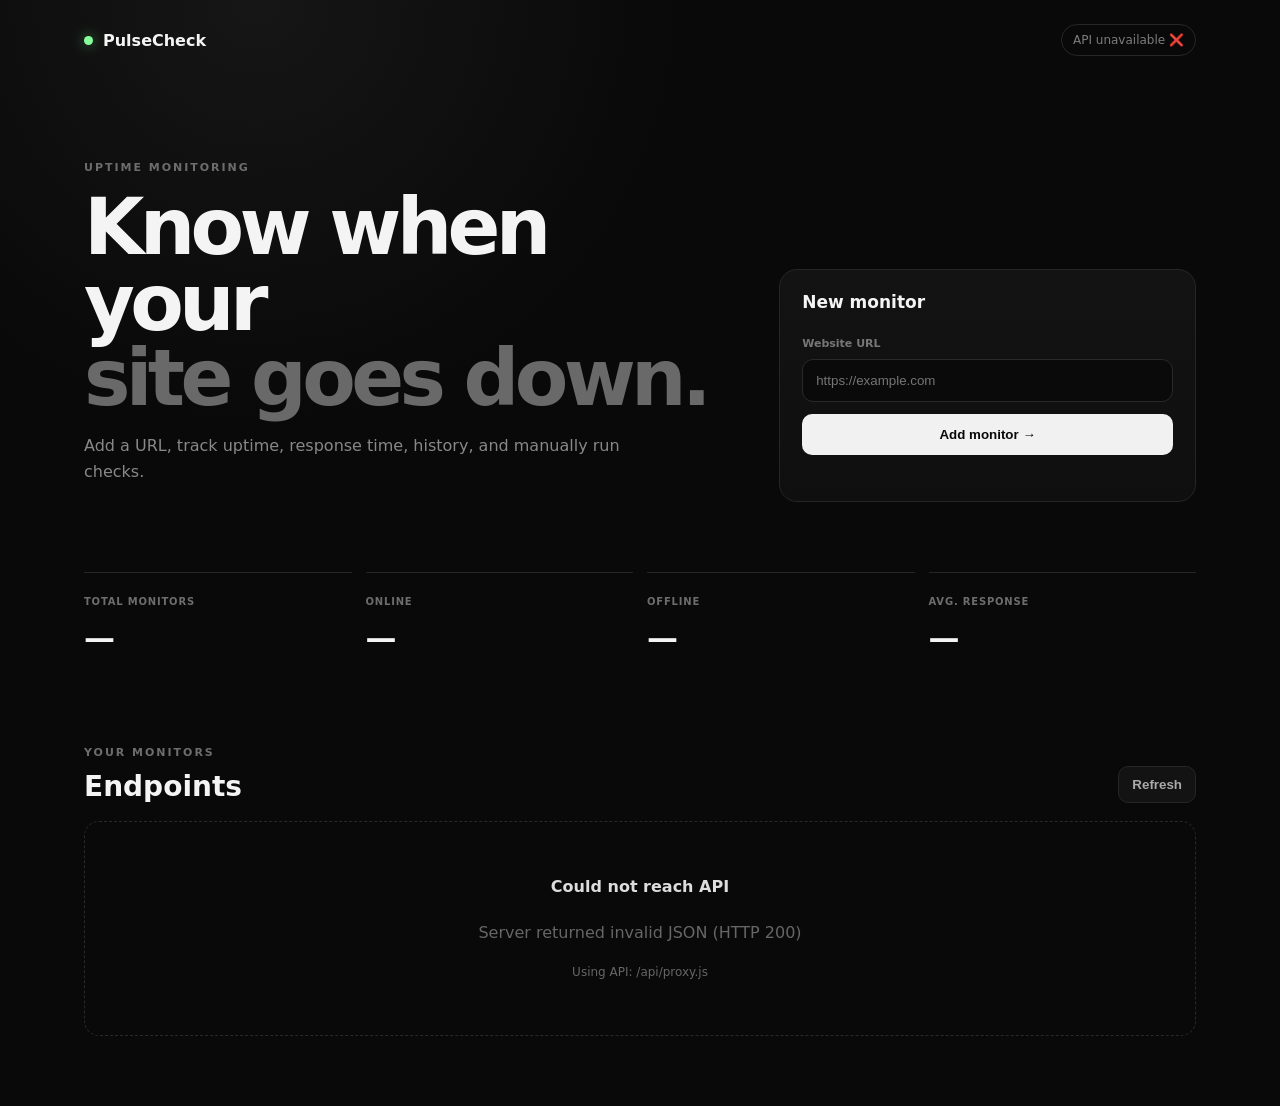
<file: index.html>
<!doctype html>
<html lang="en">
<head>
  <meta charset="utf-8">
  <meta name="viewport" content="width=device-width, initial-scale=1">
  <title>PulseCheck</title>
  <link rel="stylesheet" href="styles.css">
</head>
<body>
  <header>
    <div class="brand"><span class="dot"></span>PulseCheck</div>
    <div id="apiState">Connecting…</div>
  </header>

  <main>
    <section class="hero">
      <div>
        <p class="eyebrow">UPTIME MONITORING</p>
        <h1>Know when your<br><span>site goes down.</span></h1>
        <p class="sub">Add a URL, track uptime, response time, history, and manually run checks.</p>
      </div>

      <form id="addForm" class="add">
        <h2>New monitor</h2>
        <label>
          Website URL
          <input id="urlInput" placeholder="https://example.com" required>
        </label>
        <button id="addBtn" type="submit">Add monitor →</button>
        <p id="msg"></p>
      </form>
    </section>

    <section class="stats">
      <article><small>Total monitors</small><strong id="total">—</strong></article>
      <article><small>Online</small><strong id="up">—</strong></article>
      <article><small>Offline</small><strong id="down">—</strong></article>
      <article><small>Avg. response</small><strong id="avg">—</strong></article>
    </section>

    <section class="monitors">
      <div class="sectionHead">
        <div><p class="eyebrow">YOUR MONITORS</p><h2>Endpoints</h2></div>
        <button id="refresh" type="button">Refresh</button>
      </div>
      <div id="list"></div>
    </section>
  </main>

  <div id="toast" role="status" aria-live="polite"></div>
  <script src="app.js"></script>
</body>
</html>
</file>
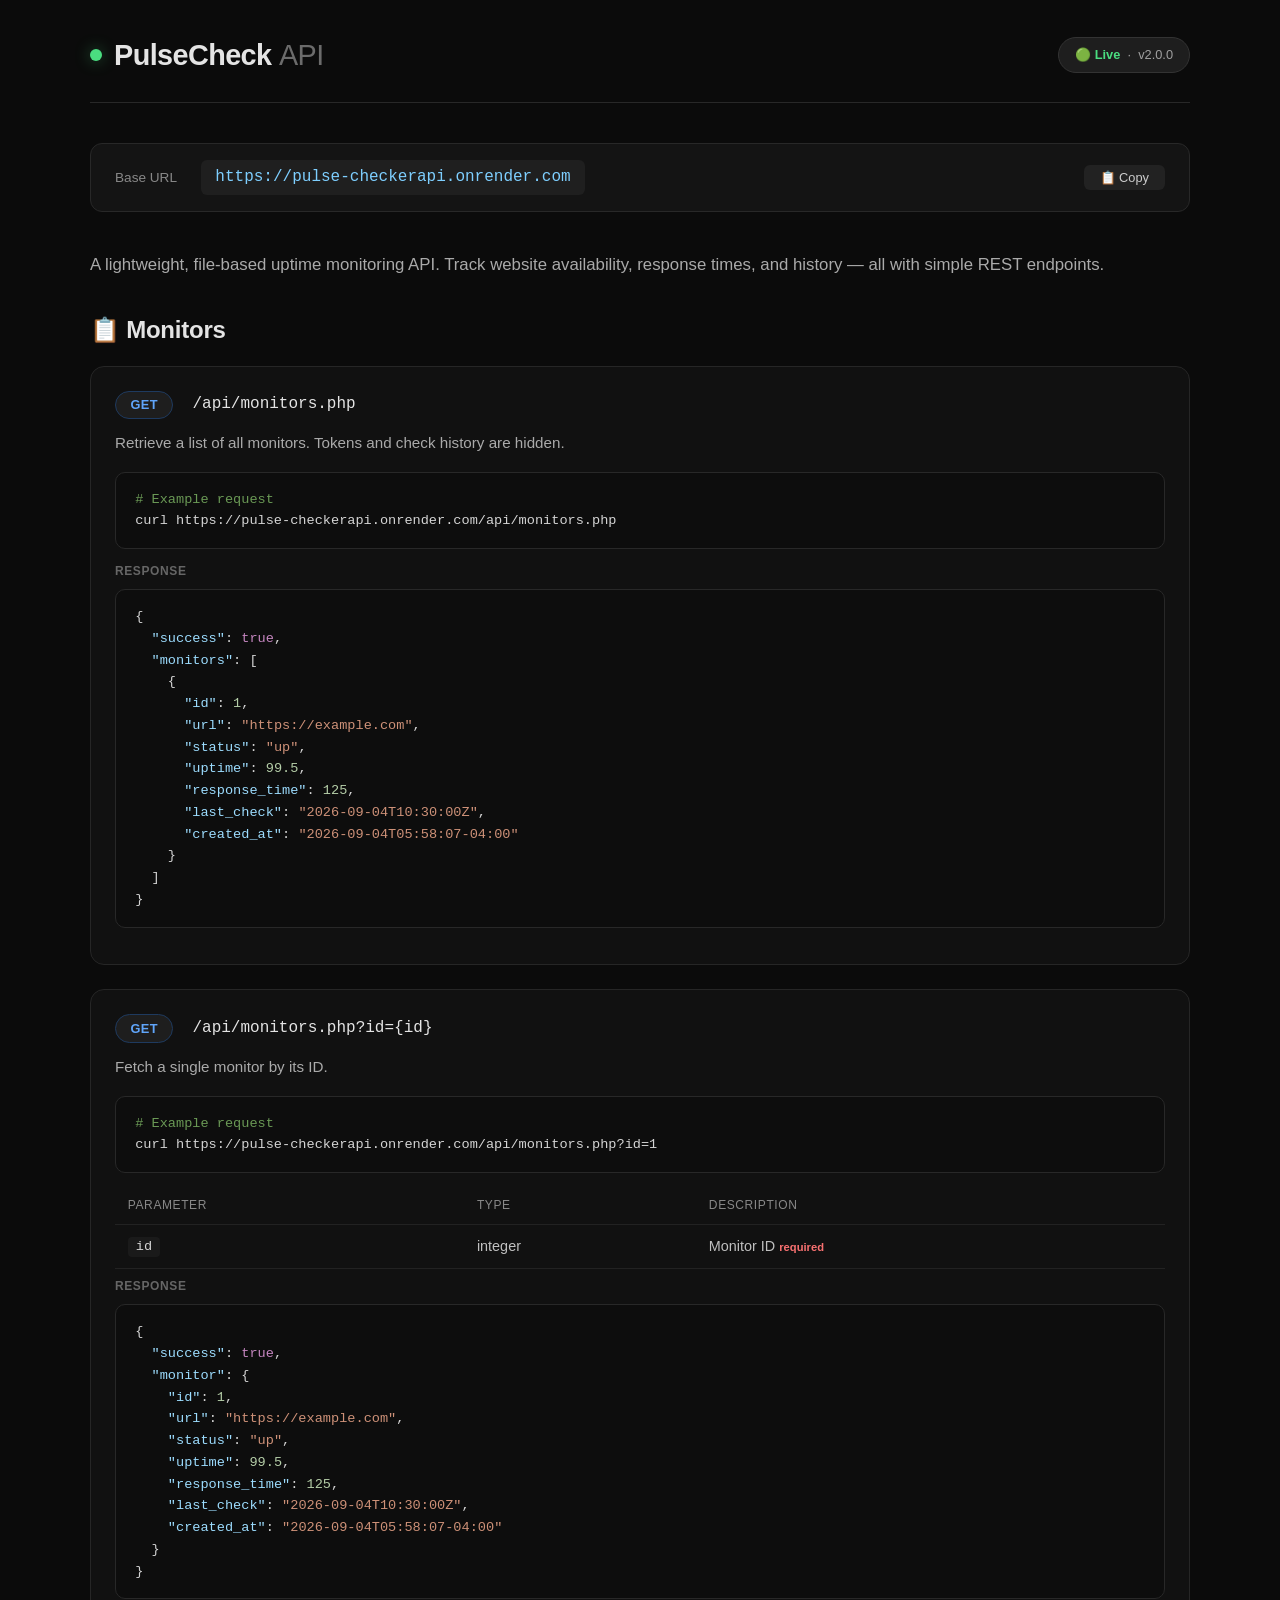
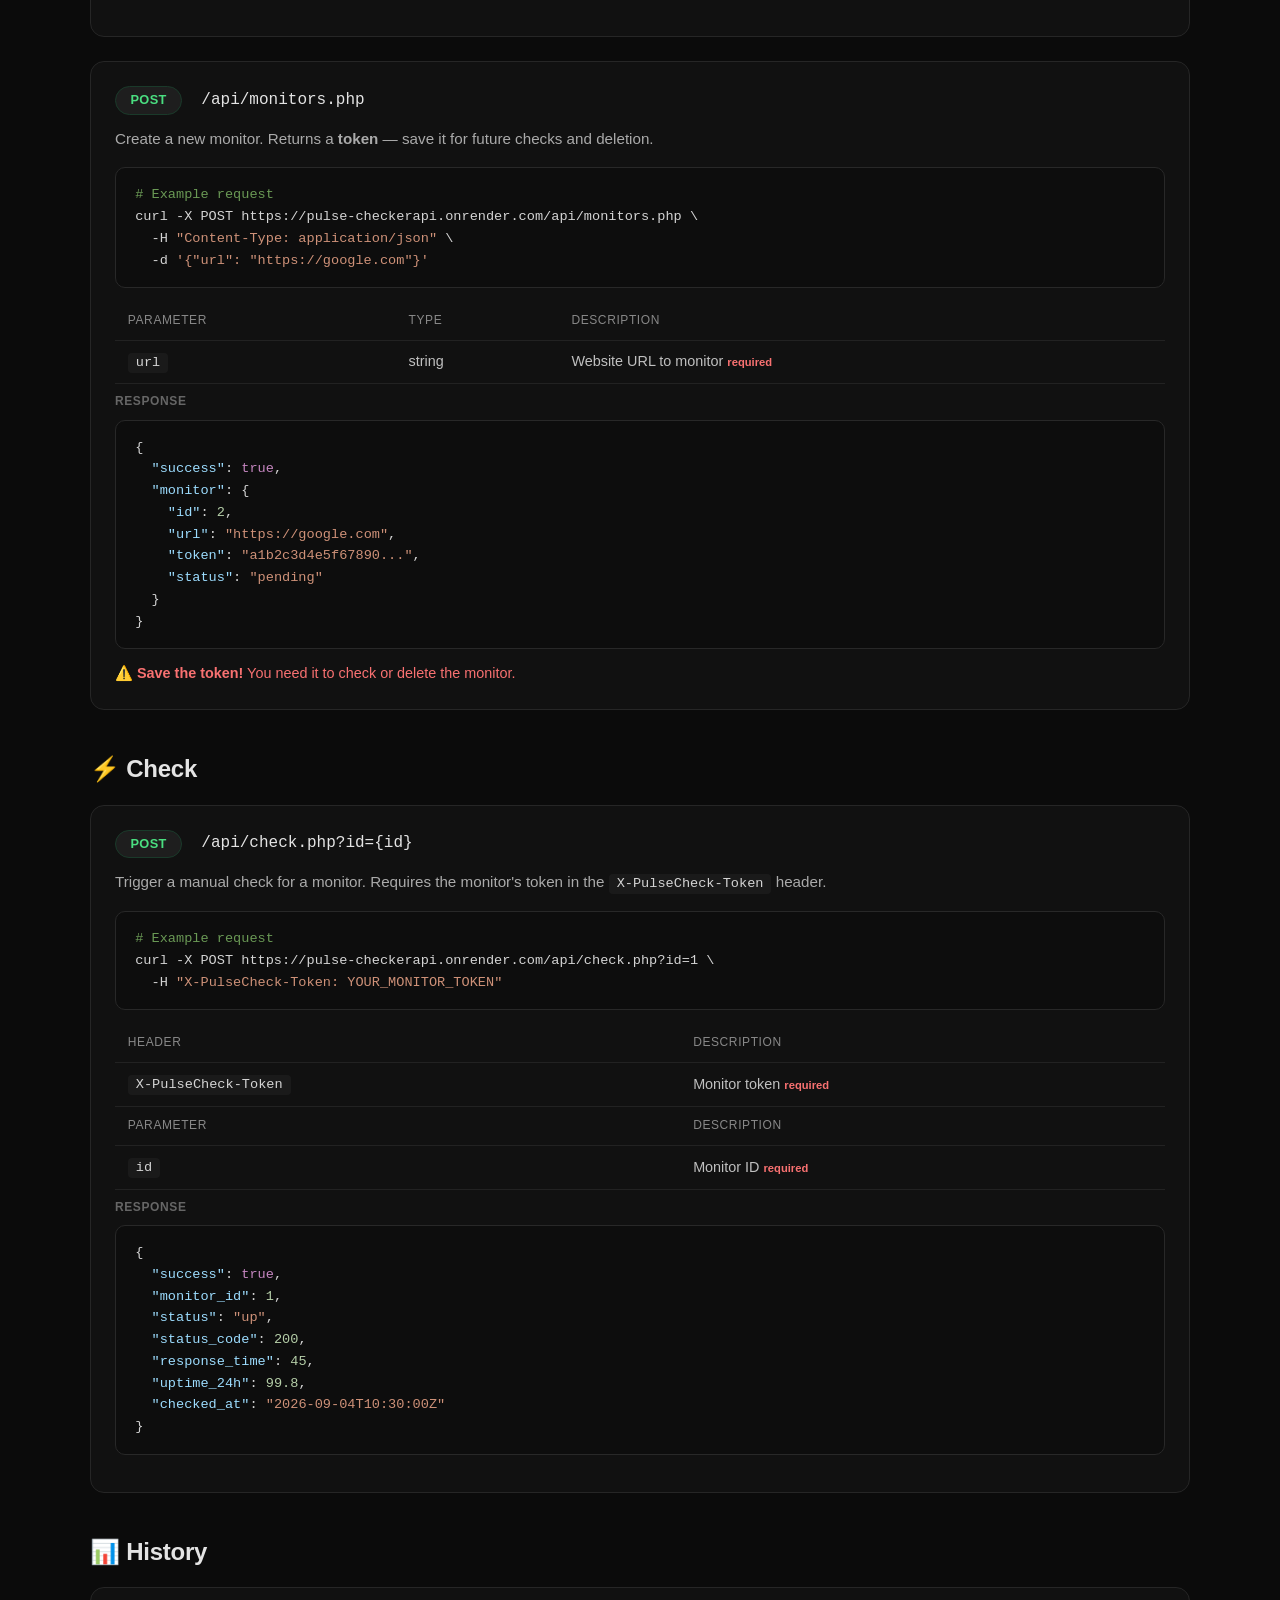
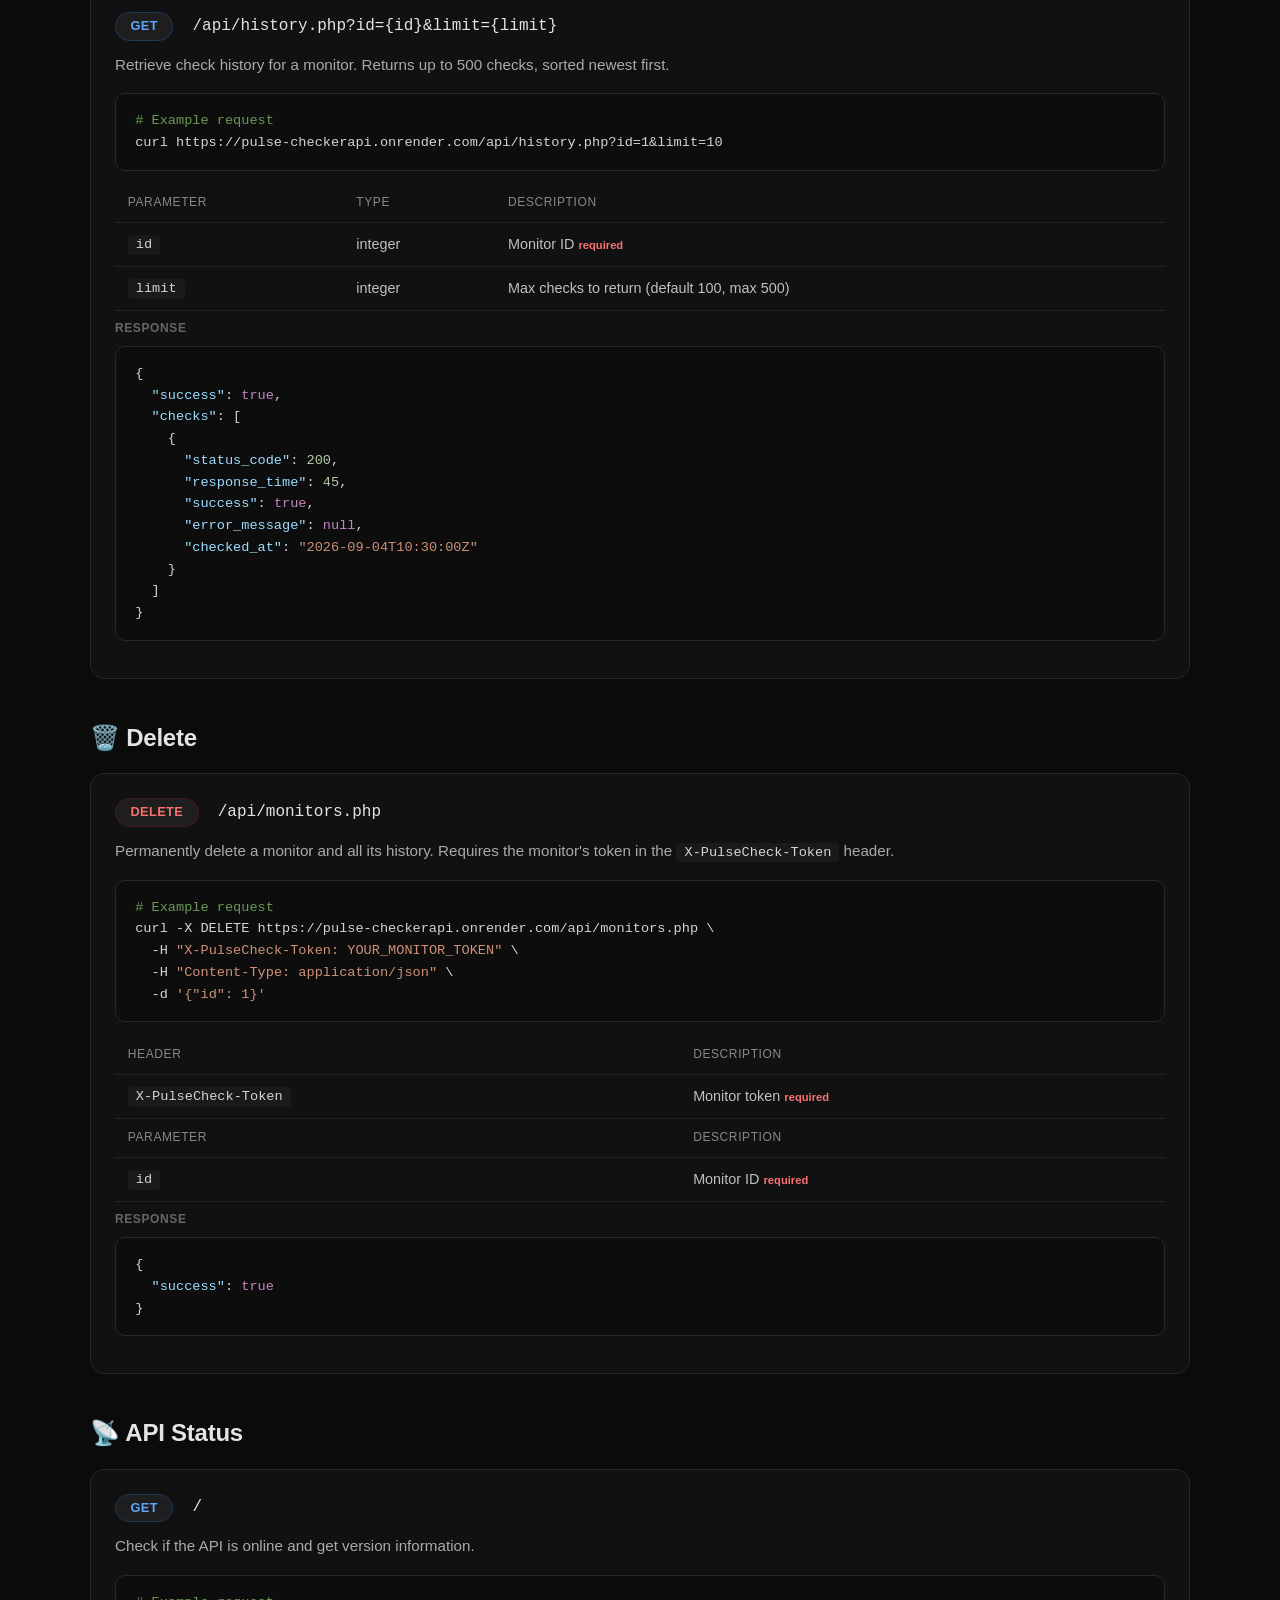
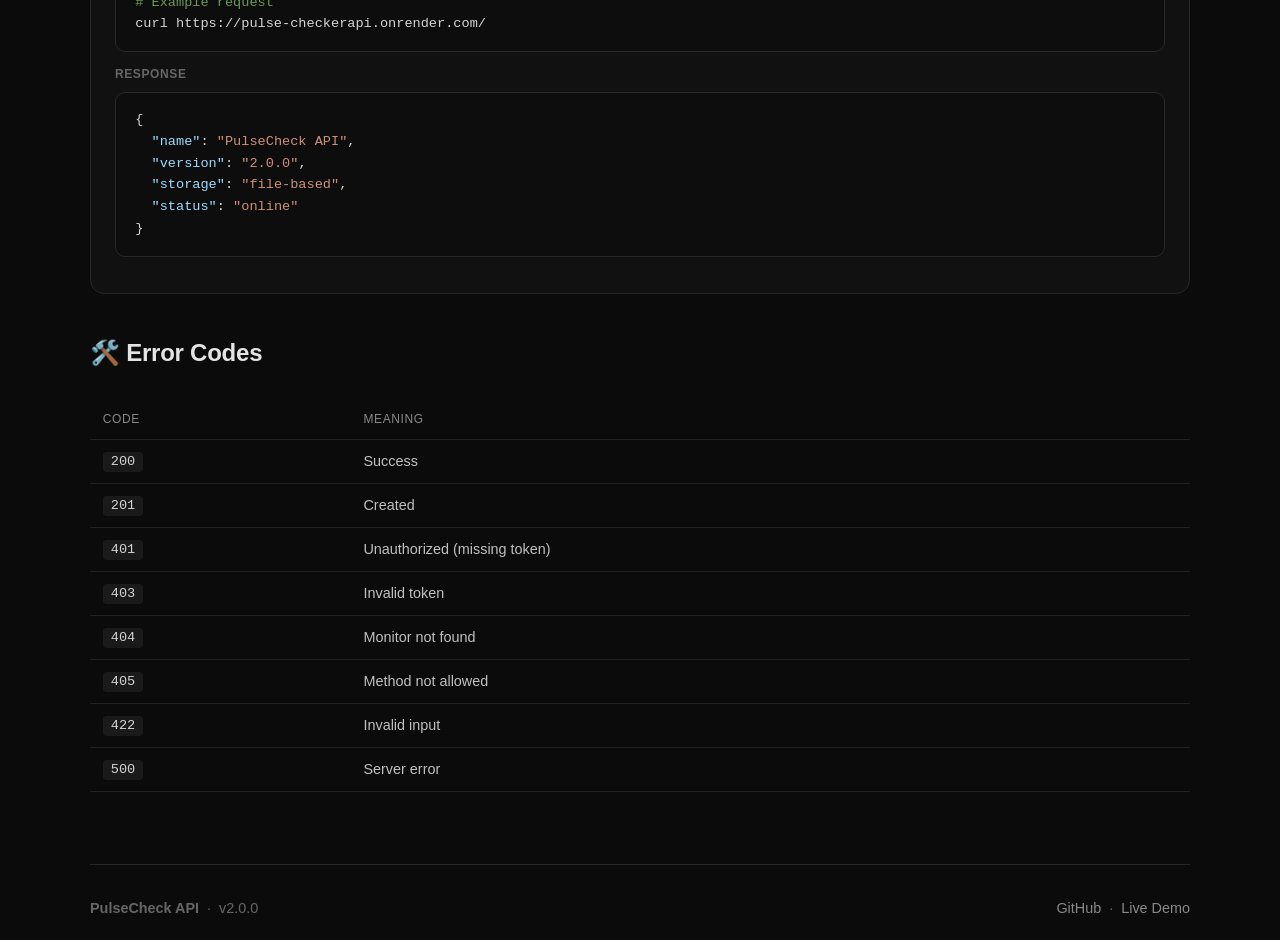
<file: apidocs.html>
<!DOCTYPE html>
<html lang="en">
<head>
    <meta charset="UTF-8" />
    <meta name="viewport" content="width=device-width, initial-scale=1.0"/>
    <title>PulseCheck API Documentation</title>
    <style>
        /* ── Reset & base ── */
        * {
            margin: 0;
            padding: 0;
            box-sizing: border-box;
        }

        body {
            font-family: -apple-system, BlinkMacSystemFont, 'Segoe UI', Roboto, 'Helvetica Neue', sans-serif;
            background: #0b0b0b;
            color: #e4e4e4;
            line-height: 1.6;
            padding: 2rem 1.5rem;
        }

        .container {
            max-width: 1100px;
            margin: 0 auto;
        }

        /* ── Header ── */
        .header {
            display: flex;
            align-items: center;
            justify-content: space-between;
            flex-wrap: wrap;
            gap: 1rem;
            border-bottom: 1px solid #282828;
            padding-bottom: 1.5rem;
            margin-bottom: 2.5rem;
        }

        .header-left {
            display: flex;
            align-items: center;
            gap: 0.75rem;
        }

        .dot {
            width: 12px;
            height: 12px;
            background: #4ade80;
            border-radius: 50%;
            box-shadow: 0 0 16px #4ade8066;
            display: inline-block;
        }

        .header h1 {
            font-size: 1.8rem;
            font-weight: 700;
            letter-spacing: -0.02em;
        }

        .header h1 span {
            color: #6b6b6b;
            font-weight: 400;
        }

        .badge {
            background: #1e1e1e;
            border: 1px solid #333;
            border-radius: 999px;
            padding: 0.4rem 1rem;
            font-size: 0.8rem;
            color: #a0a0a0;
        }

        .badge strong {
            color: #4ade80;
            font-weight: 600;
        }

        /* ── Base URL ── */
        .base-url {
            background: #141414;
            border: 1px solid #282828;
            border-radius: 12px;
            padding: 1rem 1.5rem;
            margin-bottom: 2.5rem;
            display: flex;
            flex-wrap: wrap;
            align-items: center;
            gap: 0.75rem 1.5rem;
        }

        .base-url code {
            background: #1f1f1f;
            padding: 0.3rem 0.9rem;
            border-radius: 6px;
            font-size: 1rem;
            color: #7ecfff;
            word-break: break-all;
        }

        .base-url .label {
            color: #888;
            font-size: 0.85rem;
            font-weight: 500;
        }

        .base-url .copy-btn {
            margin-left: auto;
            background: #222;
            border: none;
            color: #ccc;
            padding: 0.3rem 1rem;
            border-radius: 6px;
            cursor: pointer;
            font-size: 0.8rem;
            transition: background 0.2s;
        }

        .base-url .copy-btn:hover {
            background: #333;
        }

        /* ── Section titles ── */
        h2 {
            font-size: 1.5rem;
            font-weight: 600;
            margin: 2.5rem 0 1rem;
            letter-spacing: -0.01em;
        }

        h2:first-of-type {
            margin-top: 0;
        }

        h3 {
            font-size: 1.1rem;
            font-weight: 600;
            margin: 1.8rem 0 0.4rem;
            color: #d0d0d0;
        }

        .sub {
            color: #888;
            font-size: 0.95rem;
            margin-bottom: 1.2rem;
        }

        /* ── Endpoint cards ── */
        .endpoint {
            background: #111;
            border: 1px solid #262626;
            border-radius: 14px;
            padding: 1.5rem;
            margin-bottom: 1.5rem;
            transition: border-color 0.2s;
        }

        .endpoint:hover {
            border-color: #3a3a3a;
        }

        .endpoint-header {
            display: flex;
            flex-wrap: wrap;
            align-items: center;
            gap: 0.75rem 1.2rem;
            margin-bottom: 0.75rem;
        }

        .method {
            font-weight: 700;
            font-size: 0.8rem;
            padding: 0.2rem 0.9rem;
            border-radius: 999px;
            letter-spacing: 0.03em;
            text-transform: uppercase;
            background: #1e1e1e;
            border: 1px solid #333;
        }

        .method.get {
            color: #60a5fa;
            border-color: #1e3a5f;
        }
        .method.post {
            color: #4ade80;
            border-color: #1a3a2a;
        }
        .method.delete {
            color: #f87171;
            border-color: #4a1a1a;
        }

        .endpoint-path {
            font-family: 'SF Mono', 'Fira Code', monospace;
            font-size: 1rem;
            color: #e4e4e4;
            word-break: break-all;
        }

        .endpoint-desc {
            color: #aaa;
            font-size: 0.95rem;
            margin-bottom: 1rem;
        }

        /* ── Code blocks ── */
        pre {
            background: #0d0d0d;
            border: 1px solid #282828;
            border-radius: 10px;
            padding: 1rem 1.2rem;
            overflow-x: auto;
            font-size: 0.85rem;
            font-family: 'SF Mono', 'Fira Code', monospace;
            color: #d4d4d4;
            margin: 0.5rem 0 0.8rem;
            white-space: pre-wrap;
            word-break: break-word;
        }

        pre .comment {
            color: #6a9955;
        }
        pre .string {
            color: #ce9178;
        }
        pre .key {
            color: #9cdcfe;
        }
        pre .number {
            color: #b5cea8;
        }
        pre .keyword {
            color: #c586c0;
        }

        .inline-code {
            background: #1a1a1a;
            padding: 0.15rem 0.5rem;
            border-radius: 4px;
            font-family: 'SF Mono', 'Fira Code', monospace;
            font-size: 0.85rem;
            color: #d4d4d4;
        }

        /* ── Tables ── */
        .param-table {
            width: 100%;
            border-collapse: collapse;
            font-size: 0.9rem;
            margin: 0.75rem 0 0.5rem;
        }

        .param-table th,
        .param-table td {
            padding: 0.6rem 0.8rem;
            text-align: left;
            border-bottom: 1px solid #222;
        }

        .param-table th {
            color: #888;
            font-weight: 500;
            font-size: 0.75rem;
            text-transform: uppercase;
            letter-spacing: 0.05em;
        }

        .param-table td {
            color: #c0c0c0;
        }

        .param-table .required {
            color: #f87171;
            font-size: 0.7rem;
            font-weight: 600;
        }

        /* ── Response examples ── */
        .response-block {
            margin-top: 0.5rem;
        }

        .response-block .label {
            font-size: 0.75rem;
            color: #666;
            text-transform: uppercase;
            letter-spacing: 0.05em;
            font-weight: 600;
        }

        /* ── Footer ── */
        .footer {
            margin-top: 4rem;
            padding-top: 2rem;
            border-top: 1px solid #282828;
            color: #666;
            font-size: 0.9rem;
            display: flex;
            flex-wrap: wrap;
            justify-content: space-between;
            gap: 1rem;
        }

        .footer a {
            color: #888;
            text-decoration: none;
            transition: color 0.2s;
        }

        .footer a:hover {
            color: #eee;
        }

        /* ── Responsive ── */
        @media (max-width: 640px) {
            body {
                padding: 1rem;
            }
            .header h1 {
                font-size: 1.3rem;
            }
            .endpoint {
                padding: 1rem;
            }
            .endpoint-header {
                flex-direction: column;
                align-items: flex-start;
            }
            .base-url {
                flex-direction: column;
                align-items: stretch;
            }
            .base-url .copy-btn {
                margin-left: 0;
            }
            .param-table {
                font-size: 0.8rem;
            }
            .param-table th,
            .param-table td {
                padding: 0.4rem 0.5rem;
            }
        }
    </style>
</head>
<body>
    <div class="container">

        <!-- ===== HEADER ===== -->
        <header class="header">
            <div class="header-left">
                <span class="dot"></span>
                <h1>PulseCheck <span>API</span></h1>
            </div>
            <div class="badge">
                🟢 <strong>Live</strong> &nbsp;·&nbsp; v2.0.0
            </div>
        </header>

        <!-- ===== BASE URL ===== -->
        <div class="base-url">
            <span class="label">Base URL</span>
            <code id="baseUrlDisplay">https://pulse-checkerapi.onrender.com</code>
            <button class="copy-btn" onclick="copyBaseUrl()">📋 Copy</button>
        </div>

        <!-- ===== INTRO ===== -->
        <p style="color:#aaa; font-size:1.05rem; margin-bottom:2rem;">
            A lightweight, file-based uptime monitoring API.  
            Track website availability, response times, and history — all with simple REST endpoints.
        </p>

        <!-- ============================================================ -->
        <!-- 1. GET ALL MONITORS                                           -->
        <!-- ============================================================ -->
        <h2>📋 Monitors</h2>

        <div class="endpoint">
            <div class="endpoint-header">
                <span class="method get">GET</span>
                <span class="endpoint-path">/api/monitors.php</span>
            </div>
            <div class="endpoint-desc">
                Retrieve a list of all monitors. Tokens and check history are hidden.
            </div>

            <pre><span class="comment"># Example request</span>
curl https://pulse-checkerapi.onrender.com/api/monitors.php</pre>

            <div class="response-block">
                <div class="label">Response</div>
                <pre>{
  <span class="key">"success"</span>: <span class="keyword">true</span>,
  <span class="key">"monitors"</span>: [
    {
      <span class="key">"id"</span>: <span class="number">1</span>,
      <span class="key">"url"</span>: <span class="string">"https://example.com"</span>,
      <span class="key">"status"</span>: <span class="string">"up"</span>,
      <span class="key">"uptime"</span>: <span class="number">99.5</span>,
      <span class="key">"response_time"</span>: <span class="number">125</span>,
      <span class="key">"last_check"</span>: <span class="string">"2026-09-04T10:30:00Z"</span>,
      <span class="key">"created_at"</span>: <span class="string">"2026-09-04T05:58:07-04:00"</span>
    }
  ]
}</pre>
            </div>
        </div>

        <!-- ============================================================ -->
        <!-- 2. GET SPECIFIC MONITOR                                      -->
        <!-- ============================================================ -->
        <div class="endpoint">
            <div class="endpoint-header">
                <span class="method get">GET</span>
                <span class="endpoint-path">/api/monitors.php?id={id}</span>
            </div>
            <div class="endpoint-desc">
                Fetch a single monitor by its ID.
            </div>

            <pre><span class="comment"># Example request</span>
curl https://pulse-checkerapi.onrender.com/api/monitors.php?id=1</pre>

            <table class="param-table">
                <tr><th>Parameter</th><th>Type</th><th>Description</th></tr>
                <tr><td><span class="inline-code">id</span></td><td>integer</td><td>Monitor ID <span class="required">required</span></td></tr>
            </table>

            <div class="response-block">
                <div class="label">Response</div>
                <pre>{
  <span class="key">"success"</span>: <span class="keyword">true</span>,
  <span class="key">"monitor"</span>: {
    <span class="key">"id"</span>: <span class="number">1</span>,
    <span class="key">"url"</span>: <span class="string">"https://example.com"</span>,
    <span class="key">"status"</span>: <span class="string">"up"</span>,
    <span class="key">"uptime"</span>: <span class="number">99.5</span>,
    <span class="key">"response_time"</span>: <span class="number">125</span>,
    <span class="key">"last_check"</span>: <span class="string">"2026-09-04T10:30:00Z"</span>,
    <span class="key">"created_at"</span>: <span class="string">"2026-09-04T05:58:07-04:00"</span>
  }
}</pre>
            </div>
        </div>

        <!-- ============================================================ -->
        <!-- 3. CREATE MONITOR                                            -->
        <!-- ============================================================ -->
        <div class="endpoint">
            <div class="endpoint-header">
                <span class="method post">POST</span>
                <span class="endpoint-path">/api/monitors.php</span>
            </div>
            <div class="endpoint-desc">
                Create a new monitor. Returns a <strong>token</strong> — save it for future checks and deletion.
            </div>

            <pre><span class="comment"># Example request</span>
curl -X POST https://pulse-checkerapi.onrender.com/api/monitors.php \
  -H <span class="string">"Content-Type: application/json"</span> \
  -d <span class="string">'{"url": "https://google.com"}'</span></pre>

            <table class="param-table">
                <tr><th>Parameter</th><th>Type</th><th>Description</th></tr>
                <tr><td><span class="inline-code">url</span></td><td>string</td><td>Website URL to monitor <span class="required">required</span></td></tr>
            </table>

            <div class="response-block">
                <div class="label">Response</div>
                <pre>{
  <span class="key">"success"</span>: <span class="keyword">true</span>,
  <span class="key">"monitor"</span>: {
    <span class="key">"id"</span>: <span class="number">2</span>,
    <span class="key">"url"</span>: <span class="string">"https://google.com"</span>,
    <span class="key">"token"</span>: <span class="string">"a1b2c3d4e5f67890..."</span>,
    <span class="key">"status"</span>: <span class="string">"pending"</span>
  }
}</pre>
            </div>
            <p style="color:#f87171; font-size:0.9rem; margin-top:0.5rem;">
                ⚠️ <strong>Save the token!</strong> You need it to check or delete the monitor.
            </p>
        </div>

        <!-- ============================================================ -->
        <!-- 4. CHECK MONITOR                                             -->
        <!-- ============================================================ -->
        <h2>⚡ Check</h2>

        <div class="endpoint">
            <div class="endpoint-header">
                <span class="method post">POST</span>
                <span class="endpoint-path">/api/check.php?id={id}</span>
            </div>
            <div class="endpoint-desc">
                Trigger a manual check for a monitor. Requires the monitor's token in the <span class="inline-code">X-PulseCheck-Token</span> header.
            </div>

            <pre><span class="comment"># Example request</span>
curl -X POST https://pulse-checkerapi.onrender.com/api/check.php?id=1 \
  -H <span class="string">"X-PulseCheck-Token: YOUR_MONITOR_TOKEN"</span></pre>

            <table class="param-table">
                <tr><th>Header</th><th>Description</th></tr>
                <tr><td><span class="inline-code">X-PulseCheck-Token</span></td><td>Monitor token <span class="required">required</span></td></tr>
                <tr><th>Parameter</th><th>Description</th></tr>
                <tr><td><span class="inline-code">id</span></td><td>Monitor ID <span class="required">required</span></td></tr>
            </table>

            <div class="response-block">
                <div class="label">Response</div>
                <pre>{
  <span class="key">"success"</span>: <span class="keyword">true</span>,
  <span class="key">"monitor_id"</span>: <span class="number">1</span>,
  <span class="key">"status"</span>: <span class="string">"up"</span>,
  <span class="key">"status_code"</span>: <span class="number">200</span>,
  <span class="key">"response_time"</span>: <span class="number">45</span>,
  <span class="key">"uptime_24h"</span>: <span class="number">99.8</span>,
  <span class="key">"checked_at"</span>: <span class="string">"2026-09-04T10:30:00Z"</span>
}</pre>
            </div>
        </div>

        <!-- ============================================================ -->
        <!-- 5. HISTORY                                                   -->
        <!-- ============================================================ -->
        <h2>📊 History</h2>

        <div class="endpoint">
            <div class="endpoint-header">
                <span class="method get">GET</span>
                <span class="endpoint-path">/api/history.php?id={id}&amp;limit={limit}</span>
            </div>
            <div class="endpoint-desc">
                Retrieve check history for a monitor. Returns up to 500 checks, sorted newest first.
            </div>

            <pre><span class="comment"># Example request</span>
curl https://pulse-checkerapi.onrender.com/api/history.php?id=1&amp;limit=10</pre>

            <table class="param-table">
                <tr><th>Parameter</th><th>Type</th><th>Description</th></tr>
                <tr><td><span class="inline-code">id</span></td><td>integer</td><td>Monitor ID <span class="required">required</span></td></tr>
                <tr><td><span class="inline-code">limit</span></td><td>integer</td><td>Max checks to return (default 100, max 500)</td></tr>
            </table>

            <div class="response-block">
                <div class="label">Response</div>
                <pre>{
  <span class="key">"success"</span>: <span class="keyword">true</span>,
  <span class="key">"checks"</span>: [
    {
      <span class="key">"status_code"</span>: <span class="number">200</span>,
      <span class="key">"response_time"</span>: <span class="number">45</span>,
      <span class="key">"success"</span>: <span class="keyword">true</span>,
      <span class="key">"error_message"</span>: <span class="keyword">null</span>,
      <span class="key">"checked_at"</span>: <span class="string">"2026-09-04T10:30:00Z"</span>
    }
  ]
}</pre>
            </div>
        </div>

        <!-- ============================================================ -->
        <!-- 6. DELETE MONITOR                                            -->
        <!-- ============================================================ -->
        <h2>🗑️ Delete</h2>

        <div class="endpoint">
            <div class="endpoint-header">
                <span class="method delete">DELETE</span>
                <span class="endpoint-path">/api/monitors.php</span>
            </div>
            <div class="endpoint-desc">
                Permanently delete a monitor and all its history. Requires the monitor's token in the <span class="inline-code">X-PulseCheck-Token</span> header.
            </div>

            <pre><span class="comment"># Example request</span>
curl -X DELETE https://pulse-checkerapi.onrender.com/api/monitors.php \
  -H <span class="string">"X-PulseCheck-Token: YOUR_MONITOR_TOKEN"</span> \
  -H <span class="string">"Content-Type: application/json"</span> \
  -d <span class="string">'{"id": 1}'</span></pre>

            <table class="param-table">
                <tr><th>Header</th><th>Description</th></tr>
                <tr><td><span class="inline-code">X-PulseCheck-Token</span></td><td>Monitor token <span class="required">required</span></td></tr>
                <tr><th>Parameter</th><th>Description</th></tr>
                <tr><td><span class="inline-code">id</span></td><td>Monitor ID <span class="required">required</span></td></tr>
            </table>

            <div class="response-block">
                <div class="label">Response</div>
                <pre>{
  <span class="key">"success"</span>: <span class="keyword">true</span>
}</pre>
            </div>
        </div>

        <!-- ============================================================ -->
        <!-- 7. STATUS                                                    -->
        <!-- ============================================================ -->
        <h2>📡 API Status</h2>

        <div class="endpoint">
            <div class="endpoint-header">
                <span class="method get">GET</span>
                <span class="endpoint-path">/</span>
            </div>
            <div class="endpoint-desc">
                Check if the API is online and get version information.
            </div>

            <pre><span class="comment"># Example request</span>
curl https://pulse-checkerapi.onrender.com/</pre>

            <div class="response-block">
                <div class="label">Response</div>
                <pre>{
  <span class="key">"name"</span>: <span class="string">"PulseCheck API"</span>,
  <span class="key">"version"</span>: <span class="string">"2.0.0"</span>,
  <span class="key">"storage"</span>: <span class="string">"file-based"</span>,
  <span class="key">"status"</span>: <span class="string">"online"</span>
}</pre>
            </div>
        </div>

        <!-- ============================================================ -->
        <!-- 8. ERROR CODES                                               -->
        <!-- ============================================================ -->
        <h2>🛠️ Error Codes</h2>

        <div style="overflow-x:auto; margin-bottom:2rem;">
            <table class="param-table" style="min-width:300px;">
                <tr><th>Code</th><th>Meaning</th></tr>
                <tr><td><span class="inline-code">200</span></td><td>Success</td></tr>
                <tr><td><span class="inline-code">201</span></td><td>Created</td></tr>
                <tr><td><span class="inline-code">401</span></td><td>Unauthorized (missing token)</td></tr>
                <tr><td><span class="inline-code">403</span></td><td>Invalid token</td></tr>
                <tr><td><span class="inline-code">404</span></td><td>Monitor not found</td></tr>
                <tr><td><span class="inline-code">405</span></td><td>Method not allowed</td></tr>
                <tr><td><span class="inline-code">422</span></td><td>Invalid input</td></tr>
                <tr><td><span class="inline-code">500</span></td><td>Server error</td></tr>
            </table>
        </div>

        <!-- ============================================================ -->
        <!-- FOOTER                                                       -->
        <!-- ============================================================ -->
        <footer class="footer">
            <span>
                <strong>PulseCheck API</strong> &nbsp;·&nbsp; v2.0.0
            </span>
            <span>
                <a href="https://github.com/logicnestxvoidlure/pulse-checker" target="_blank">GitHub</a>
                &nbsp;·&nbsp;
                <a href="https://pulsecheck-umber.vercel.app" target="_blank">Live Demo</a>
            </span>
        </footer>

    </div>

    <script>
        function copyBaseUrl() {
            const url = document.getElementById('baseUrlDisplay').textContent;
            navigator.clipboard.writeText(url).then(() => {
                const btn = document.querySelector('.copy-btn');
                btn.textContent = '✅ Copied!';
                setTimeout(() => btn.textContent = '📋 Copy', 2000);
            }).catch(() => {
                // fallback
                const input = document.createElement('input');
                input.value = url;
                document.body.appendChild(input);
                input.select();
                document.execCommand('copy');
                document.body.removeChild(input);
                const btn = document.querySelector('.copy-btn');
                btn.textContent = '✅ Copied!';
                setTimeout(() => btn.textContent = '📋 Copy', 2000);
            });
        }
    </script>
</body>
</html>
</file>
<file: styles.css>
:root{--bg:#090909;--panel:#111;--line:#262626;--text:#f4f4f4;--muted:#7c7c7c;--green:#84ff9b;--red:#ff7373}*{box-sizing:border-box}body{margin:0;background:radial-gradient(circle at 20% 0,#161616 0,transparent 28%),var(--bg);color:var(--text);font-family:Inter,system-ui,sans-serif;min-height:100vh}header{max-width:1160px;margin:auto;padding:24px;display:flex;justify-content:space-between;align-items:center}.brand{font-weight:800;display:flex;gap:10px;align-items:center}.dot{width:9px;height:9px;background:var(--green);border-radius:50%;box-shadow:0 0 14px #84ff9b88}#apiState{font-size:12px;color:var(--muted);border:1px solid var(--line);padding:8px 11px;border-radius:999px}main{max-width:1160px;margin:auto;padding:70px 24px}.hero{display:grid;grid-template-columns:1.2fr .8fr;gap:70px;align-items:end}.eyebrow{font-size:11px;letter-spacing:.18em;color:#6d6d6d;font-weight:800}.hero h1{font-size:clamp(46px,7vw,78px);line-height:.97;letter-spacing:-.06em;margin:16px 0}.hero h1 span{color:#696969}.sub{color:#888;max-width:570px;line-height:1.65}.add{background:linear-gradient(#131313,#0f0f0f);border:1px solid var(--line);border-radius:18px;padding:22px}.add h2{margin:0 0 20px;font-size:17px}.add label{font-size:11px;color:#777;font-weight:700}.add input{width:100%;margin-top:8px;padding:13px;background:#0a0a0a;border:1px solid #292929;border-radius:11px;color:white;outline:none}.add button,.sectionHead button,.action{border:0;border-radius:10px;font-weight:750;cursor:pointer}.add button{width:100%;margin-top:12px;padding:13px;background:#f1f1f1;color:#090909}.add button:disabled,.action:disabled{opacity:.5;cursor:not-allowed}#msg{min-height:15px;color:#777;font-size:11px;margin:9px 0 0}.stats{display:grid;grid-template-columns:repeat(4,1fr);gap:14px;margin-top:70px}.stats article{border-top:1px solid var(--line);padding-top:17px}.stats small{color:#6d6d6d;text-transform:uppercase;font-size:10px;font-weight:800;letter-spacing:.08em}.stats strong{display:block;font-size:31px;margin-top:10px}.monitors{margin-top:80px}.sectionHead{display:flex;justify-content:space-between;align-items:end;margin-bottom:18px}.sectionHead h2{margin:6px 0 0;font-size:28px}.sectionHead button{padding:10px 13px;background:#131313;color:#aaa;border:1px solid var(--line)}#list{display:grid;gap:10px}.card{border:1px solid var(--line);background:linear-gradient(#111,#0e0e0e);border-radius:15px;padding:17px;display:grid;grid-template-columns:minmax(0,1.8fr) .5fr .5fr auto;gap:18px;align-items:center}.name{font-size:13px;font-weight:800;white-space:nowrap;overflow:hidden;text-overflow:ellipsis}.url{font-size:11px;color:#666;margin-top:5px;white-space:nowrap;overflow:hidden;text-overflow:ellipsis}.metric small{display:block;color:#5f5f5f;font-size:9px;text-transform:uppercase;letter-spacing:.1em}.metric strong{display:block;margin-top:6px;font-size:13px}.status.up,.success{color:var(--green)}.status.down,.failure{color:var(--red)}.actions{display:flex;gap:6px}.action{height:34px;padding:0 10px;background:#151515;color:#888;border:1px solid #292929;font-size:11px}.action:hover{color:white}.danger:hover{color:#ff9a9a}.history{grid-column:1/-1;border-top:1px solid #222;padding-top:12px;display:none}.card.open .history{display:grid;grid-template-columns:repeat(auto-fit,minmax(150px,1fr));gap:7px}.historyItem{border:1px solid #232323;border-radius:9px;padding:9px;background:#0b0b0b;font-size:10px;color:#777}.empty{padding:55px;text-align:center;border:1px dashed #292929;border-radius:15px;color:#666}.empty b{display:block;color:#ddd;margin-bottom:8px}.hint{font-size:12px;color:#666}#toast{position:fixed;right:20px;bottom:20px;background:#151515;border:1px solid #303030;border-radius:11px;padding:12px 14px;font-size:12px;color:#ccc;opacity:0;transform:translateY(8px);transition:.2s;pointer-events:none}#toast.show{opacity:1;transform:none}@media(max-width:850px){.hero{grid-template-columns:1fr}.stats{grid-template-columns:repeat(2,1fr)}.card{grid-template-columns:1fr auto}.metric{display:none}.actions{grid-column:1/-1}.action{flex:1}}@media(max-width:520px){main{padding:50px 16px}header{padding:18px 16px}.hero h1{font-size:48px}.stats{margin-top:50px}.monitors{margin-top:60px}}
</file>
